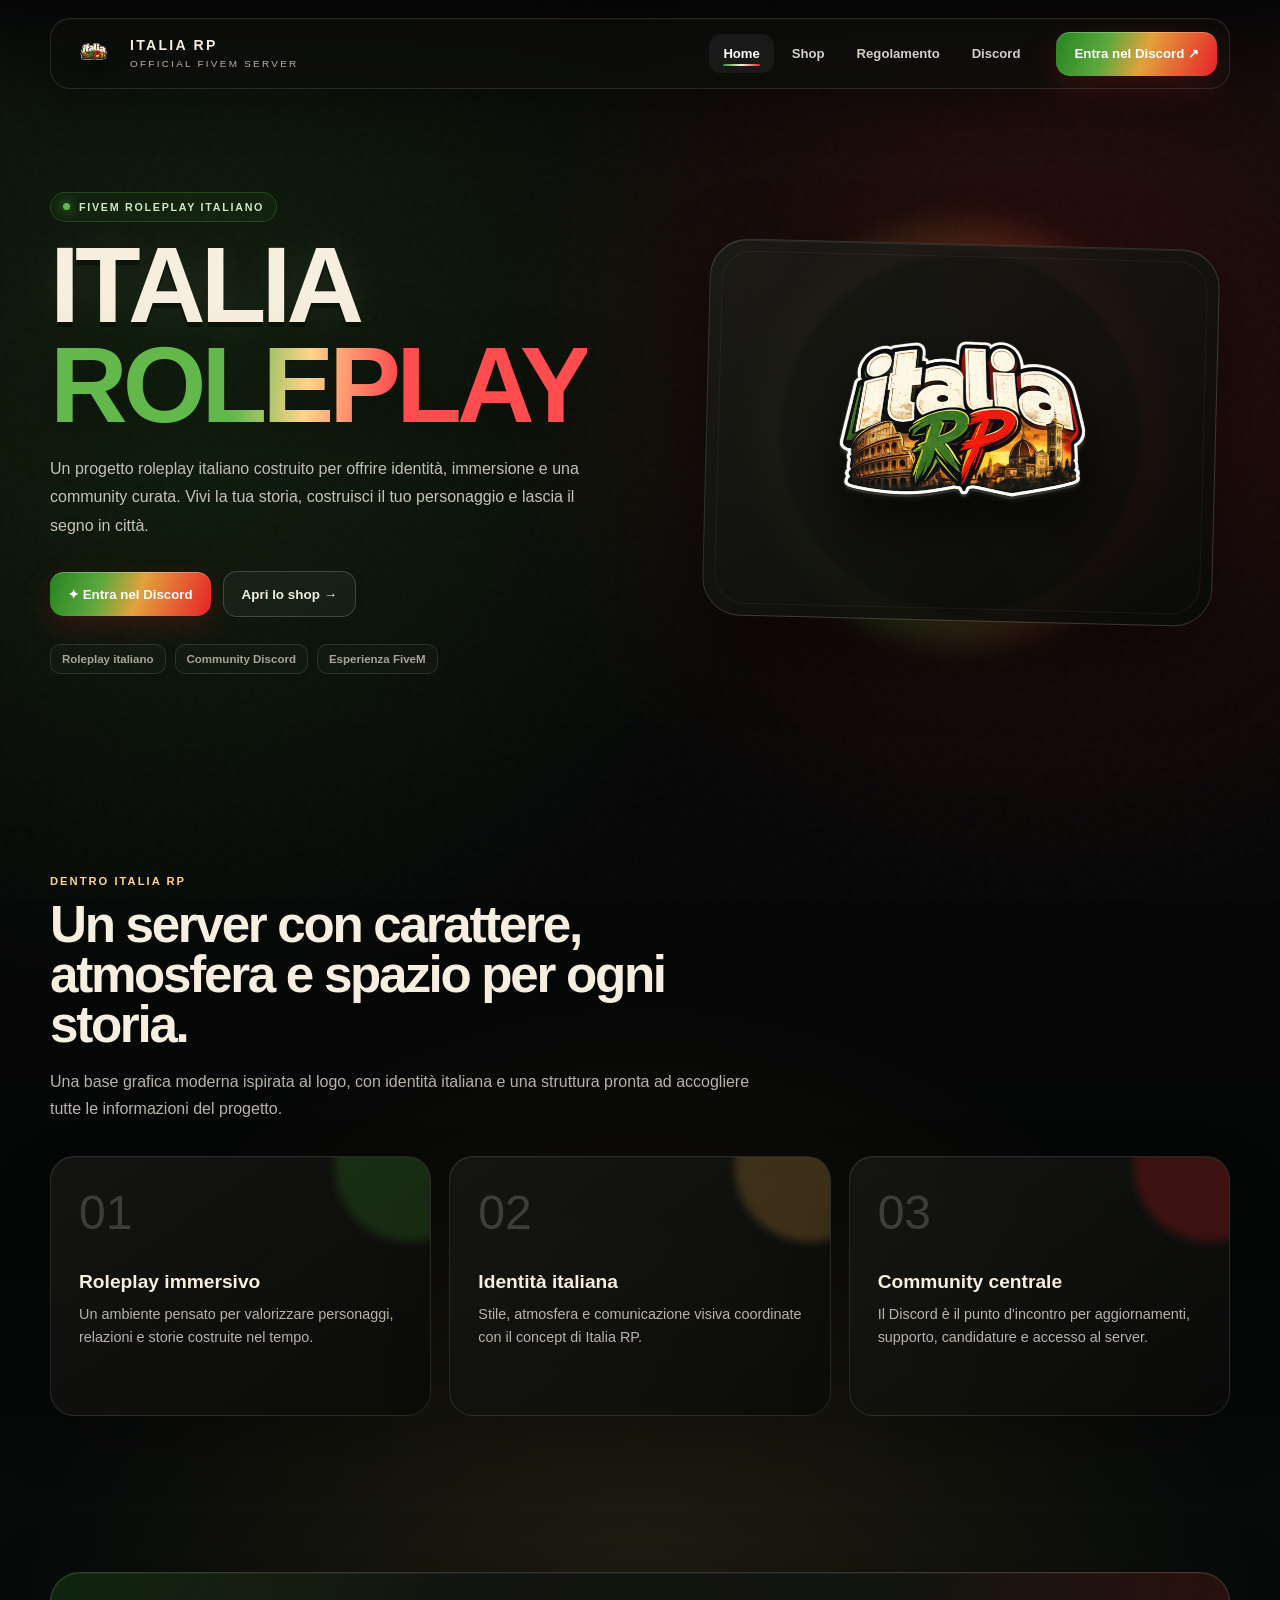
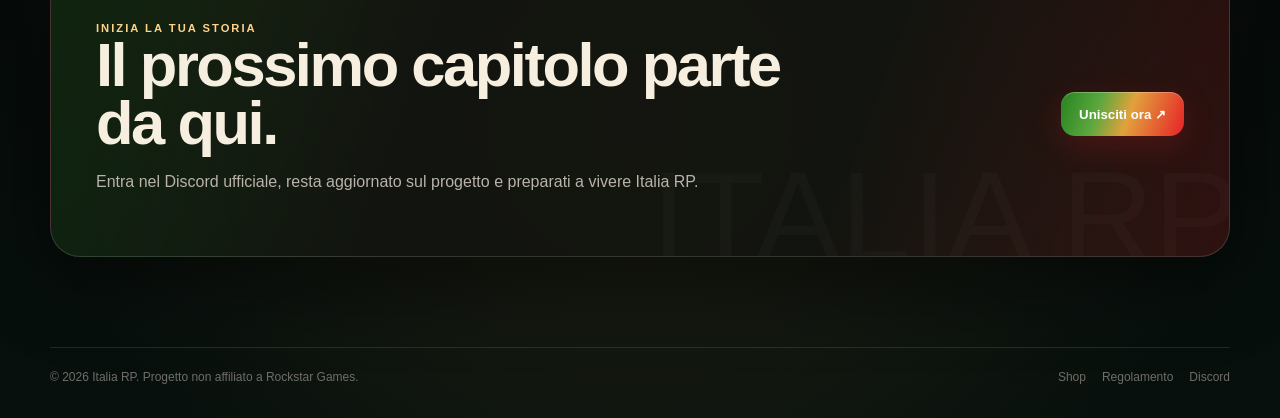
<file: index.html>
<!doctype html>
<html lang="it">
<head>
  <meta charset="utf-8">
  <meta name="viewport" content="width=device-width, initial-scale=1">
  <meta name="theme-color" content="#090a08">
  <meta name="description" content="Italia RP, server roleplay italiano su FiveM.">
  <title>Italia RP — FiveM Roleplay</title>
  <link rel="icon" href="assets/img/favicon.png">
  <link rel="stylesheet" href="assets/css/style.css">
</head>
<body>
  <div class="noise"></div><div class="particles" data-particles></div>
  <header class="site-header">
    <div class="container">
      <nav class="navbar" aria-label="Navigazione principale">
        <a class="brand" href="index.html">
          <img src="assets/img/favicon.png" alt="Logo Italia RP">
          <span class="brand-copy"><strong>ITALIA RP</strong><span>Official FiveM Server</span></span>
        </a>
        <div class="nav-links" data-nav-links>
          <a class="nav-link active" href="index.html">Home</a>
          <a class="nav-link" href="shop.html">Shop</a>
          <a class="nav-link" href="regolamento.html">Regolamento</a>
          <a class="nav-link" href="discord.html">Discord</a>
        </div>
        <a class="nav-cta" data-discord-link href="#">Entra nel Discord ↗</a>
        <button class="menu-button" data-menu-button aria-label="Apri menu" aria-expanded="false">☰</button>
      </nav>
    </div>
  </header>

  <main>
    <section class="hero">
      <div class="container hero-grid">
        <div class="hero-copy reveal visible">
          <div class="eyebrow">FiveM Roleplay italiano</div>
          <h1><span class="italia">Italia</span><span class="roleplay">Roleplay</span></h1>
          <p class="hero-description">Un progetto roleplay italiano costruito per offrire identità, immersione e una community curata. Vivi la tua storia, costruisci il tuo personaggio e lascia il segno in città.</p>
          <div class="hero-actions">
            <a class="button-primary" data-discord-link href="#">✦ Entra nel Discord</a>
            <a class="button-secondary" href="shop.html">Apri lo shop →</a>
          </div>
          <div class="hero-tags">
            <span class="hero-tag">Roleplay italiano</span>
            <span class="hero-tag">Community Discord</span>
            <span class="hero-tag">Esperienza FiveM</span>
          </div>
        </div>
        <div class="logo-stage reveal visible">
          <div class="logo-card"><img src="assets/img/italia-rp-logo-web.png" alt="Italia RP"></div>
        </div>
      </div>
    </section>

    <section class="section">
      <div class="container">
        <div class="section-heading reveal">
          <span class="kicker">Dentro Italia RP</span>
          <h2>Un server con carattere, atmosfera e spazio per ogni storia.</h2>
          <p>Una base grafica moderna ispirata al logo, con identità italiana e una struttura pronta ad accogliere tutte le informazioni del progetto.</p>
        </div>
        <div class="card-grid">
          <article class="info-card reveal" style="--accent:rgba(61,143,45,.23)"><span class="number">01</span><h3>Roleplay immersivo</h3><p>Un ambiente pensato per valorizzare personaggi, relazioni e storie costruite nel tempo.</p></article>
          <article class="info-card reveal" style="--accent:rgba(227,164,68,.22)"><span class="number">02</span><h3>Identità italiana</h3><p>Stile, atmosfera e comunicazione visiva coordinate con il concept di Italia RP.</p></article>
          <article class="info-card reveal" style="--accent:rgba(228,35,39,.22)"><span class="number">03</span><h3>Community centrale</h3><p>Il Discord è il punto d'incontro per aggiornamenti, supporto, candidature e accesso al server.</p></article>
        </div>
      </div>
    </section>

    <section class="section-tight">
      <div class="container">
        <div class="banner reveal">
          <div><span class="kicker">Inizia la tua storia</span><h2>Il prossimo capitolo parte da qui.</h2><p>Entra nel Discord ufficiale, resta aggiornato sul progetto e preparati a vivere Italia RP.</p></div>
          <a class="button-primary" data-discord-link href="#">Unisciti ora ↗</a>
        </div>
      </div>
    </section>
  </main>

  <footer class="footer"><div class="container footer-inner"><span>© <span data-year></span> Italia RP. Progetto non affiliato a Rockstar Games.</span><div class="footer-links"><a href="shop.html">Shop</a><a href="regolamento.html">Regolamento</a><a data-discord-link href="#">Discord</a></div></div></footer>
  <script src="assets/js/config.js"></script><script src="assets/js/main.js"></script>
</body>
</html>
</file>
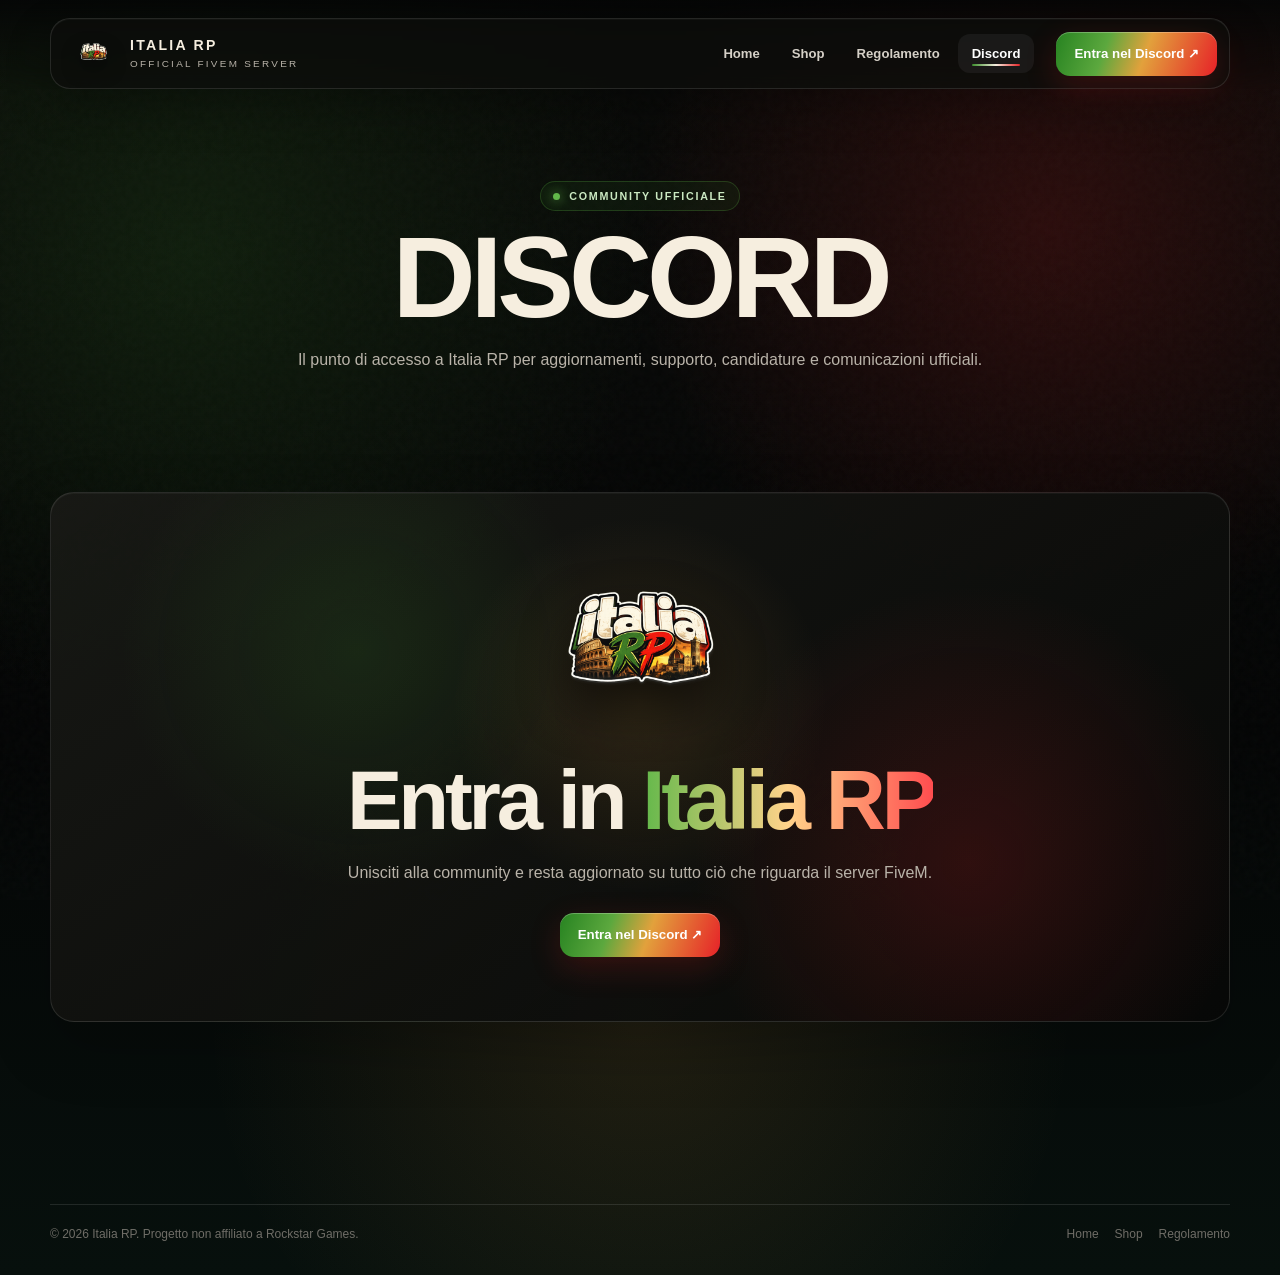
<file: discord.html>
<!doctype html>
<html lang="it">
<head>
  <meta charset="utf-8"><meta name="viewport" content="width=device-width, initial-scale=1"><meta name="theme-color" content="#090a08">
  <meta name="description" content="Entra nel Discord ufficiale di Italia RP."><title>Discord — Italia RP</title>
  <link rel="icon" href="assets/img/favicon.png"><link rel="stylesheet" href="assets/css/style.css">
</head>
<body>
  <div class="noise"></div><div class="particles" data-particles></div>
  <header class="site-header"><div class="container"><nav class="navbar" aria-label="Navigazione principale">
    <a class="brand" href="index.html"><img src="assets/img/favicon.png" alt="Logo Italia RP"><span class="brand-copy"><strong>ITALIA RP</strong><span>Official FiveM Server</span></span></a>
    <div class="nav-links" data-nav-links><a class="nav-link" href="index.html">Home</a><a class="nav-link" href="shop.html">Shop</a><a class="nav-link" href="regolamento.html">Regolamento</a><a class="nav-link active" href="discord.html">Discord</a></div>
    <a class="nav-cta" data-discord-link href="#">Entra nel Discord ↗</a><button class="menu-button" data-menu-button aria-label="Apri menu" aria-expanded="false">☰</button>
  </nav></div></header>

  <main class="discord-wrap">
    <section class="page-hero"><div class="container reveal visible"><div class="eyebrow">Community ufficiale</div><h1>Discord</h1><p>Il punto di accesso a Italia RP per aggiornamenti, supporto, candidature e comunicazioni ufficiali.</p></div></section>
    <section class="section-tight"><div class="container"><article class="discord-panel reveal"><div class="discord-content"><img class="discord-logo" src="assets/img/italia-rp-logo-web.png" alt="Italia RP"><h2>Entra in <span>Italia RP</span></h2><p>Unisciti alla community e resta aggiornato su tutto ciò che riguarda il server FiveM.</p><a class="button-primary" data-discord-link href="#">Entra nel Discord ↗</a></div></article></div></section>
  </main>

  <footer class="footer"><div class="container footer-inner"><span>© <span data-year></span> Italia RP. Progetto non affiliato a Rockstar Games.</span><div class="footer-links"><a href="index.html">Home</a><a href="shop.html">Shop</a><a href="regolamento.html">Regolamento</a></div></div></footer>
  <script src="assets/js/config.js"></script><script src="assets/js/main.js"></script>
</body>
</html>
</file>
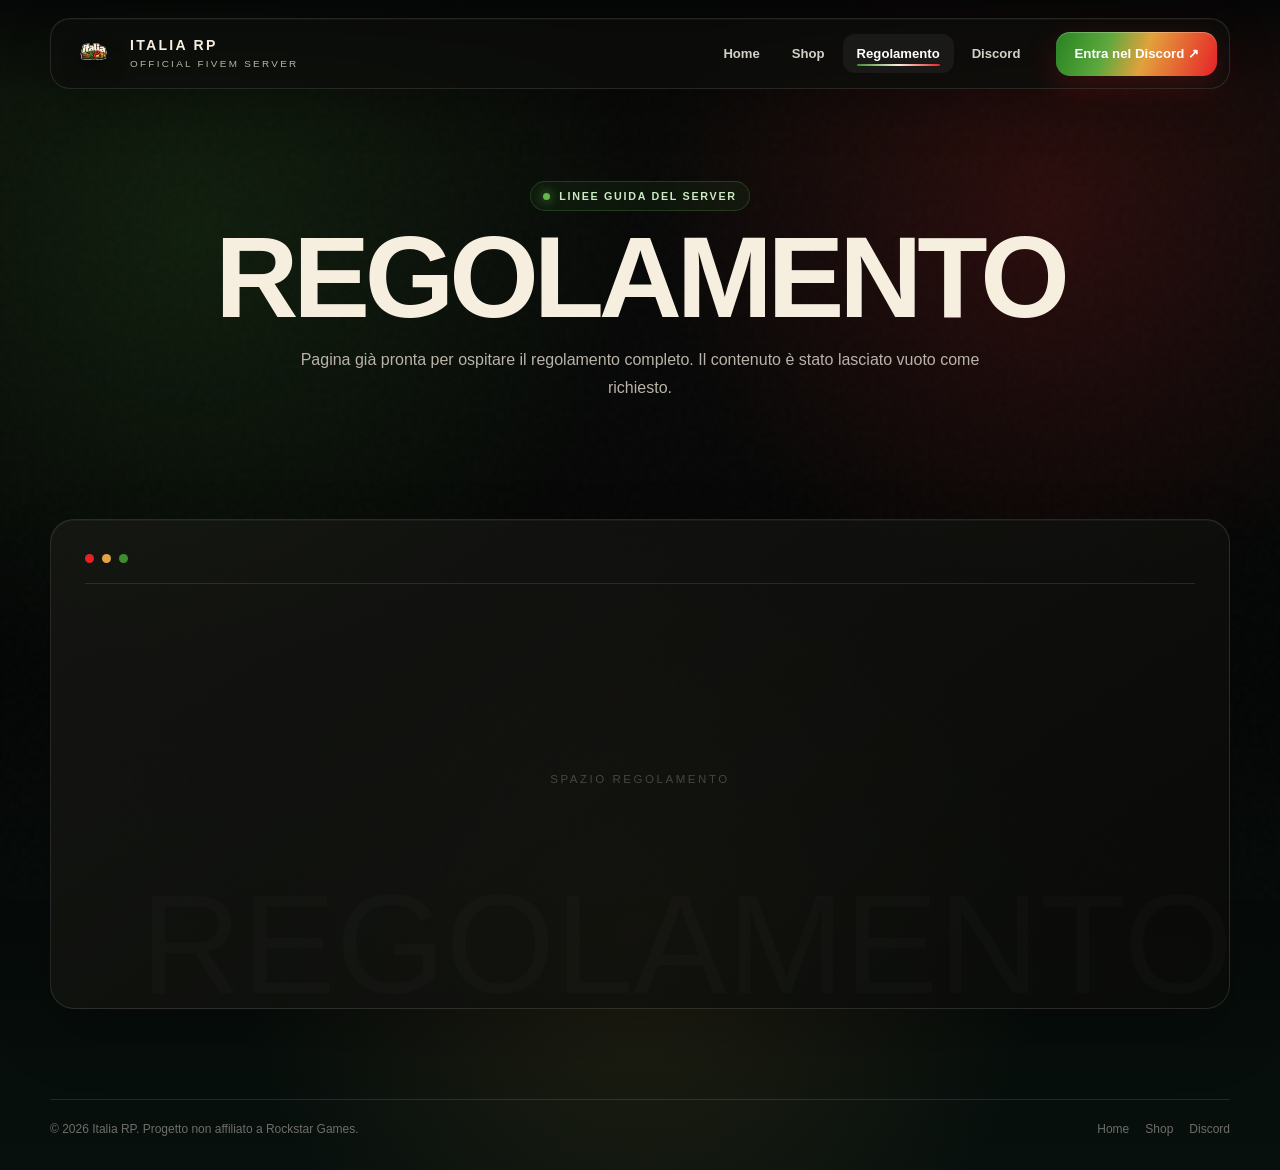
<file: regolamento.html>
<!doctype html>
<html lang="it">
<head>
  <meta charset="utf-8"><meta name="viewport" content="width=device-width, initial-scale=1"><meta name="theme-color" content="#090a08">
  <meta name="description" content="Regolamento Italia RP."><title>Regolamento — Italia RP</title>
  <link rel="icon" href="assets/img/favicon.png"><link rel="stylesheet" href="assets/css/style.css">
</head>
<body>
  <div class="noise"></div><div class="particles" data-particles></div>
  <header class="site-header"><div class="container"><nav class="navbar" aria-label="Navigazione principale">
    <a class="brand" href="index.html"><img src="assets/img/favicon.png" alt="Logo Italia RP"><span class="brand-copy"><strong>ITALIA RP</strong><span>Official FiveM Server</span></span></a>
    <div class="nav-links" data-nav-links><a class="nav-link" href="index.html">Home</a><a class="nav-link" href="shop.html">Shop</a><a class="nav-link active" href="regolamento.html">Regolamento</a><a class="nav-link" href="discord.html">Discord</a></div>
    <a class="nav-cta" data-discord-link href="#">Entra nel Discord ↗</a><button class="menu-button" data-menu-button aria-label="Apri menu" aria-expanded="false">☰</button>
  </nav></div></header>

  <main>
    <section class="page-hero"><div class="container reveal visible"><div class="eyebrow">Linee guida del server</div><h1>Regolamento</h1><p>Pagina già pronta per ospitare il regolamento completo. Il contenuto è stato lasciato vuoto come richiesto.</p></div></section>
    <section class="section-tight"><div class="container"><article class="empty-rule-panel reveal"><div class="rule-toolbar"><span></span><span></span><span></span></div><div class="rule-empty-state">Spazio regolamento</div></article></div></section>
  </main>

  <footer class="footer"><div class="container footer-inner"><span>© <span data-year></span> Italia RP. Progetto non affiliato a Rockstar Games.</span><div class="footer-links"><a href="index.html">Home</a><a href="shop.html">Shop</a><a data-discord-link href="#">Discord</a></div></div></footer>
  <script src="assets/js/config.js"></script><script src="assets/js/main.js"></script>
</body>
</html>
</file>
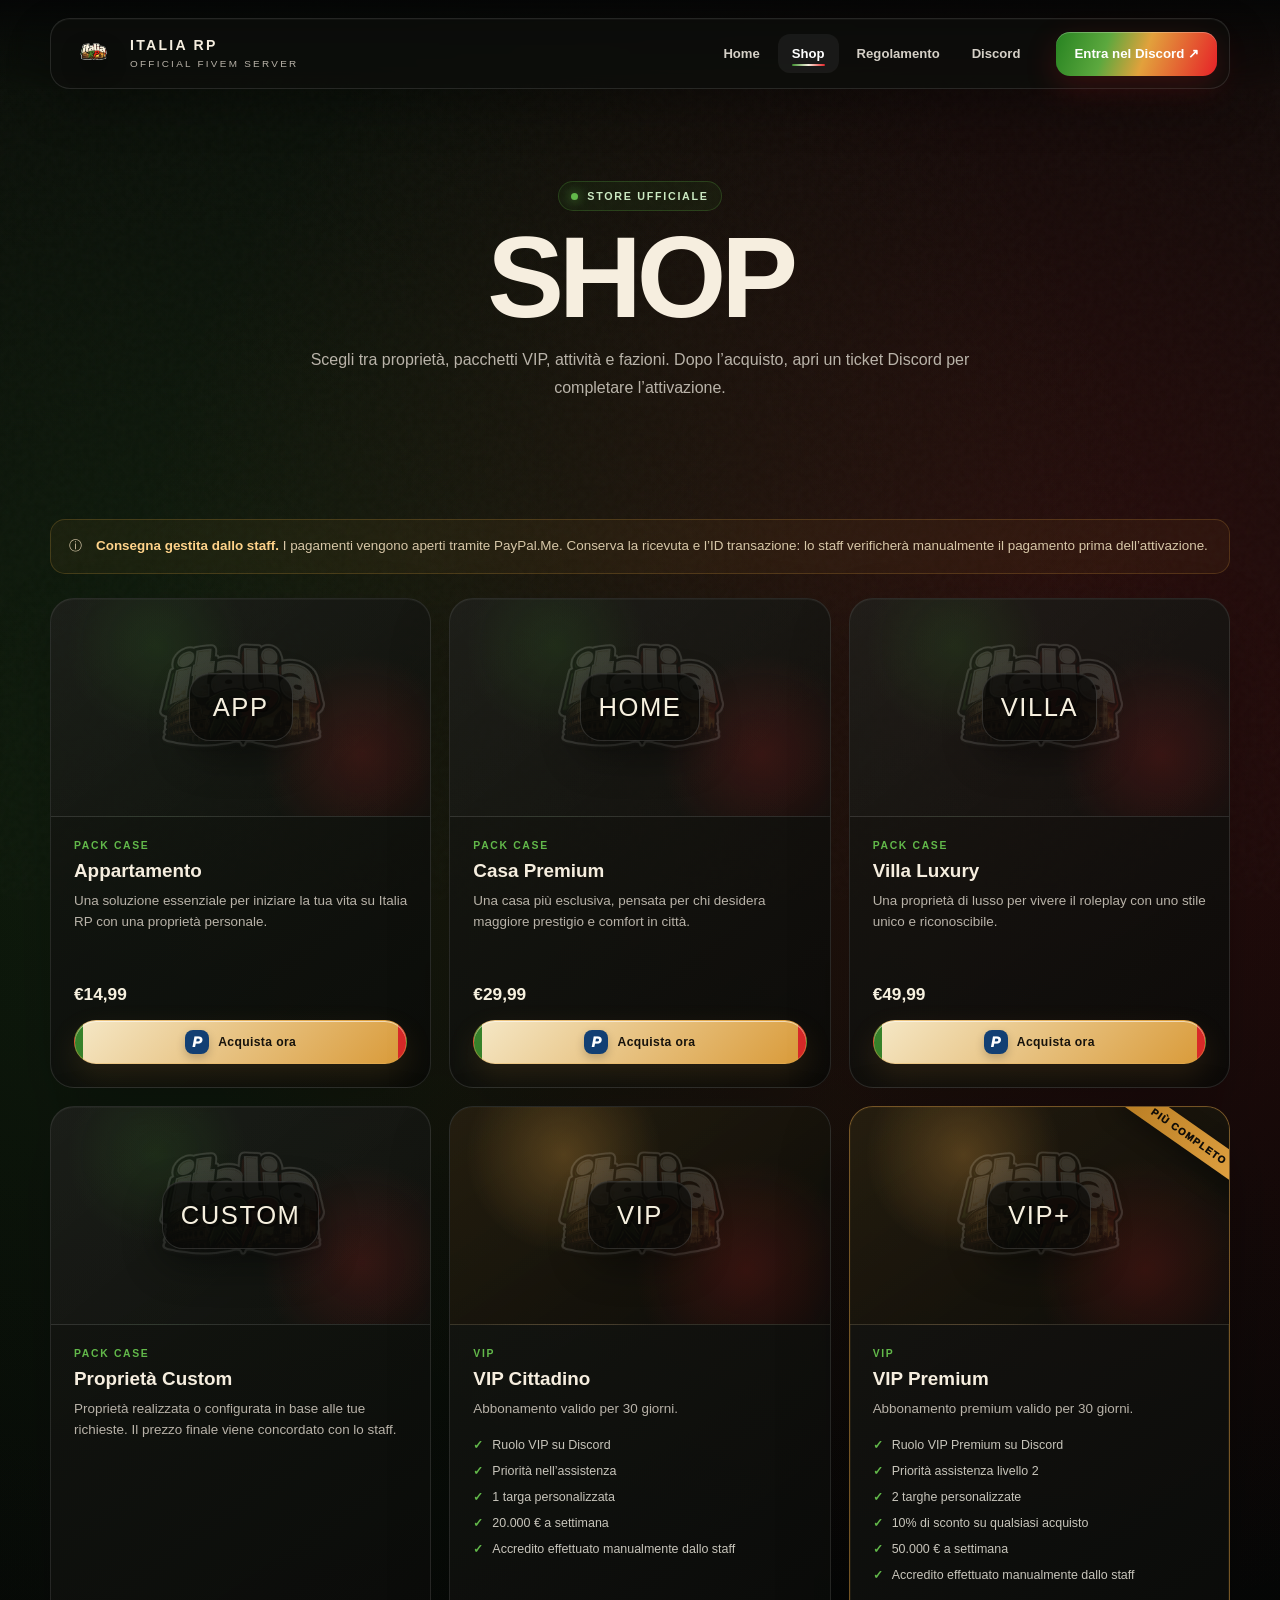
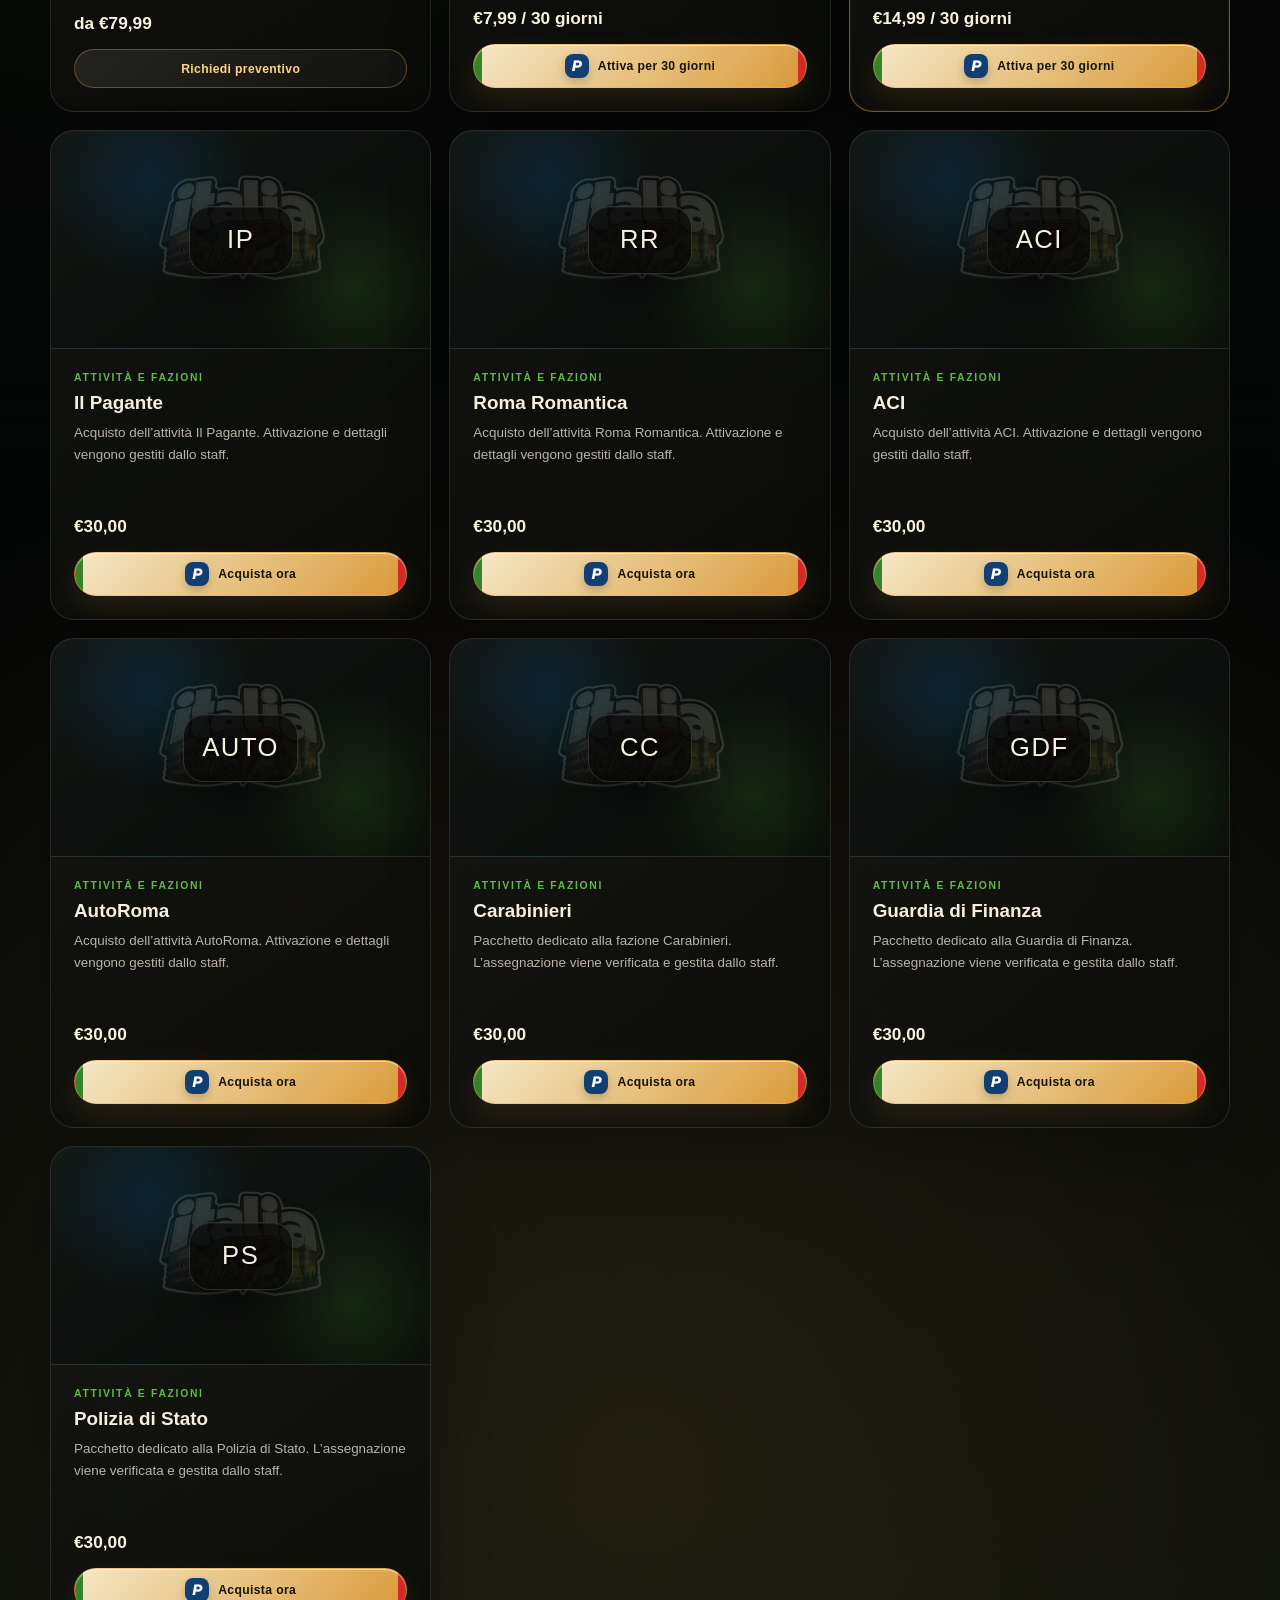
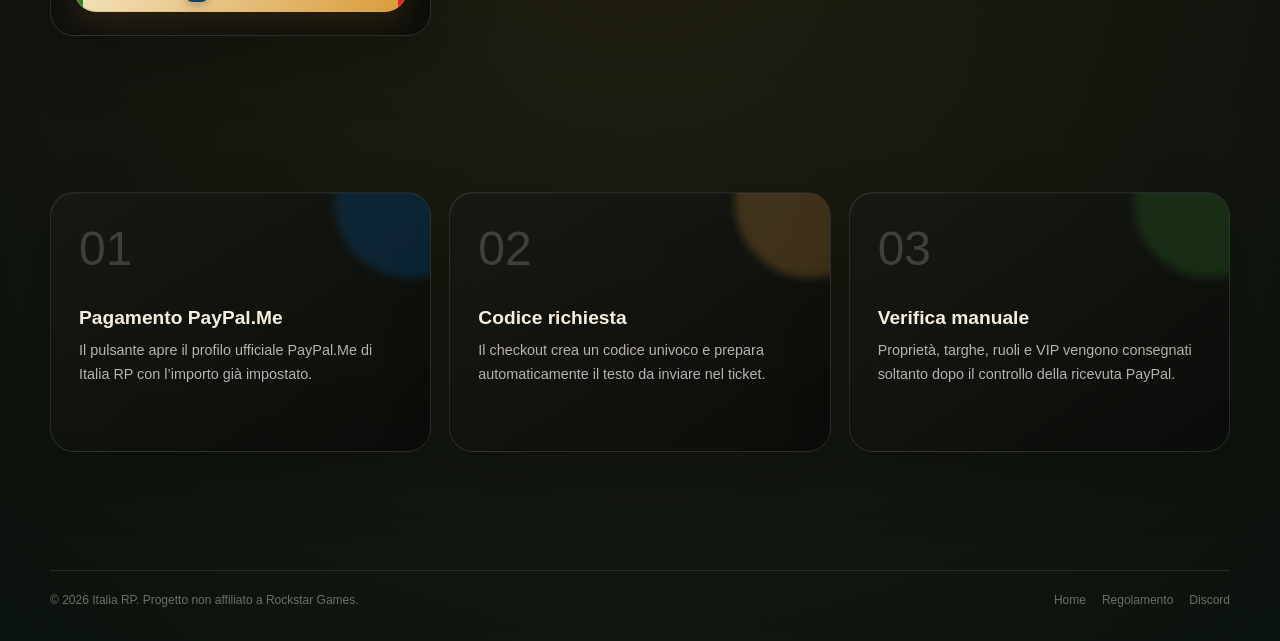
<file: shop.html>
<!doctype html>
<html lang="it">
<head>
  <meta charset="utf-8"><meta name="viewport" content="width=device-width, initial-scale=1"><meta name="theme-color" content="#090a08">
  <meta name="description" content="Shop ufficiale Italia RP."><title>Shop — Italia RP</title>
  <link rel="icon" href="assets/img/favicon.png"><link rel="stylesheet" href="assets/css/style.css">
</head>
<body>
  <div class="noise"></div><div class="particles" data-particles></div>
  <header class="site-header"><div class="container"><nav class="navbar" aria-label="Navigazione principale">
    <a class="brand" href="index.html"><img src="assets/img/favicon.png" alt="Logo Italia RP"><span class="brand-copy"><strong>ITALIA RP</strong><span>Official FiveM Server</span></span></a>
    <div class="nav-links" data-nav-links><a class="nav-link" href="index.html">Home</a><a class="nav-link active" href="shop.html">Shop</a><a class="nav-link" href="regolamento.html">Regolamento</a><a class="nav-link" href="discord.html">Discord</a></div>
    <a class="nav-cta" data-discord-link href="#">Entra nel Discord ↗</a><button class="menu-button" data-menu-button aria-label="Apri menu" aria-expanded="false">☰</button>
  </nav></div></header>

  <main>
    <section class="page-hero"><div class="container reveal visible"><div class="eyebrow">Store ufficiale</div><h1>Shop</h1><p>Scegli tra proprietà, pacchetti VIP, attività e fazioni. Dopo l’acquisto, apri un ticket Discord per completare l’attivazione.</p></div></section>
    <section class="section-tight"><div class="container">
      <div class="notice reveal"><span>ⓘ</span><div><strong>Consegna gestita dallo staff.</strong> I pagamenti vengono aperti tramite PayPal.Me. Conserva la ricevuta e l’ID transazione: lo staff verificherà manualmente il pagamento prima dell’attivazione.</div></div>
      <div class="shop-grid" data-shop-grid></div>
    </div></section>
    <section class="section"><div class="container"><div class="card-grid">
      <article class="info-card reveal" style="--accent:rgba(0,112,186,.22)"><span class="number">01</span><h3>Pagamento PayPal.Me</h3><p>Il pulsante apre il profilo ufficiale PayPal.Me di Italia RP con l’importo già impostato.</p></article>
      <article class="info-card reveal" style="--accent:rgba(227,164,68,.22)"><span class="number">02</span><h3>Codice richiesta</h3><p>Il checkout crea un codice univoco e prepara automaticamente il testo da inviare nel ticket.</p></article>
      <article class="info-card reveal" style="--accent:rgba(61,143,45,.22)"><span class="number">03</span><h3>Verifica manuale</h3><p>Proprietà, targhe, ruoli e VIP vengono consegnati soltanto dopo il controllo della ricevuta PayPal.</p></article>
    </div></div></section>
  </main>

  <footer class="footer"><div class="container footer-inner"><span>© <span data-year></span> Italia RP. Progetto non affiliato a Rockstar Games.</span><div class="footer-links"><a href="index.html">Home</a><a href="regolamento.html">Regolamento</a><a data-discord-link href="#">Discord</a></div></div></footer>
  <script src="assets/js/config.js"></script><script src="assets/js/shop-data.js"></script><script src="assets/js/shop.js"></script><script src="assets/js/main.js"></script>
</body>
</html>
</file>
<file: assets/css/style.css>
:root {
  --bg: #050606;
  --bg-soft: #0c0d0b;
  --panel: rgba(19, 20, 17, 0.78);
  --panel-strong: rgba(12, 13, 11, 0.94);
  --cream: #f6eedf;
  --muted: #b9b3a9;
  --green: #3d8f2d;
  --green-light: #62b84a;
  --red: #e42327;
  --red-light: #ff4d4f;
  --gold: #e3a444;
  --gold-light: #ffd38a;
  --line: rgba(255, 255, 255, 0.11);
  --line-strong: rgba(255, 255, 255, 0.18);
  --shadow: 0 28px 80px rgba(0, 0, 0, 0.45);
  --radius: 24px;
  --max: 1180px;
}

* { box-sizing: border-box; }
html { scroll-behavior: smooth; }
body {
  margin: 0;
  min-height: 100vh;
  color: var(--cream);
  background:
    radial-gradient(circle at 15% 20%, rgba(61, 143, 45, 0.16), transparent 31%),
    radial-gradient(circle at 82% 18%, rgba(228, 35, 39, 0.16), transparent 28%),
    radial-gradient(circle at 50% 80%, rgba(227, 164, 68, 0.12), transparent 36%),
    linear-gradient(180deg, #090a08 0%, #050606 58%, #07100d 100%);
  font-family: Inter, ui-sans-serif, -apple-system, BlinkMacSystemFont, "Segoe UI", sans-serif;
  overflow-x: hidden;
}

body::before {
  content: "";
  position: fixed;
  inset: 0;
  pointer-events: none;
  z-index: -3;
  opacity: 0.16;
  background-image:
    linear-gradient(rgba(255,255,255,.022) 1px, transparent 1px),
    linear-gradient(90deg, rgba(255,255,255,.018) 1px, transparent 1px);
  background-size: 62px 62px;
  mask-image: linear-gradient(to bottom, #000, transparent 92%);
}

a { color: inherit; text-decoration: none; }
button, a { -webkit-tap-highlight-color: transparent; }
img { max-width: 100%; display: block; }

.noise {
  position: fixed;
  inset: 0;
  z-index: -1;
  pointer-events: none;
  opacity: 0.18;
  background-image: url("data:image/svg+xml,%3Csvg viewBox='0 0 180 180' xmlns='http://www.w3.org/2000/svg'%3E%3Cfilter id='n'%3E%3CfeTurbulence type='fractalNoise' baseFrequency='.82' numOctaves='3' stitchTiles='stitch'/%3E%3C/filter%3E%3Crect width='100%25' height='100%25' filter='url(%23n)' opacity='.13'/%3E%3C/svg%3E");
}

.particles {
  position: fixed;
  inset: 0;
  overflow: hidden;
  pointer-events: none;
  z-index: -2;
}

.particle {
  position: absolute;
  width: var(--size);
  height: var(--size);
  left: var(--left);
  top: 110%;
  border-radius: 50%;
  opacity: 0;
  filter: blur(.2px);
  background: var(--color);
  box-shadow: 0 0 18px var(--color);
  animation: floatParticle var(--duration) linear var(--delay) infinite;
}

@keyframes floatParticle {
  0% { transform: translate3d(0, 0, 0) scale(.55); opacity: 0; }
  10% { opacity: .42; }
  74% { opacity: .26; }
  100% { transform: translate3d(var(--drift), -125vh, 0) scale(1.1); opacity: 0; }
}

.container {
  width: min(calc(100% - 36px), var(--max));
  margin: 0 auto;
}

.site-header {
  position: sticky;
  top: 0;
  z-index: 50;
  padding: 18px 0 0;
  background: linear-gradient(to bottom, rgba(5,6,6,.9), rgba(5,6,6,.35), transparent);
  backdrop-filter: blur(12px);
}

.navbar {
  display: flex;
  align-items: center;
  gap: 22px;
  min-height: 68px;
  padding: 10px 12px 10px 18px;
  border: 1px solid var(--line);
  border-radius: 20px;
  background: rgba(13, 14, 12, 0.82);
  box-shadow: 0 18px 44px rgba(0,0,0,.28), inset 0 1px rgba(255,255,255,.03);
}

.brand {
  display: flex;
  align-items: center;
  gap: 12px;
  min-width: max-content;
}

.brand img {
  width: 49px;
  height: 49px;
  object-fit: contain;
  filter: drop-shadow(0 8px 10px rgba(0,0,0,.42));
}

.brand-copy strong {
  display: block;
  font-size: .88rem;
  letter-spacing: .16em;
  line-height: 1.1;
}

.brand-copy span {
  display: block;
  margin-top: 4px;
  color: var(--muted);
  font-size: .62rem;
  letter-spacing: .23em;
  text-transform: uppercase;
}

.nav-links {
  display: flex;
  align-items: center;
  justify-content: flex-end;
  gap: 4px;
  margin-left: auto;
}

.nav-link {
  position: relative;
  padding: 12px 14px;
  color: #d5d0c7;
  font-size: .82rem;
  font-weight: 700;
  border-radius: 12px;
  transition: .22s ease;
}

.nav-link:hover, .nav-link.active {
  color: white;
  background: rgba(255,255,255,.055);
}

.nav-link.active::after {
  content: "";
  position: absolute;
  left: 14px;
  right: 14px;
  bottom: 7px;
  height: 2px;
  border-radius: 999px;
  background: linear-gradient(90deg, var(--green), var(--cream), var(--red));
}

.nav-cta, .button-primary {
  display: inline-flex;
  align-items: center;
  justify-content: center;
  gap: 9px;
  min-height: 44px;
  padding: 0 18px;
  border: 0;
  border-radius: 14px;
  color: #fff;
  font-weight: 800;
  font-size: .83rem;
  background: linear-gradient(110deg, #278321 0%, #5ca83e 31%, #e2a13c 55%, #e62128 100%);
  box-shadow: 0 10px 32px rgba(228,35,39,.2), inset 0 1px rgba(255,255,255,.25);
  cursor: pointer;
  transition: transform .22s ease, filter .22s ease, box-shadow .22s ease;
}

.nav-cta:hover, .button-primary:hover {
  transform: translateY(-2px);
  filter: saturate(1.12) brightness(1.06);
  box-shadow: 0 15px 38px rgba(228,35,39,.25), 0 8px 24px rgba(61,143,45,.16);
}

.menu-button {
  display: none;
  margin-left: auto;
  width: 44px;
  height: 44px;
  border: 1px solid var(--line);
  border-radius: 13px;
  color: white;
  background: rgba(255,255,255,.05);
  cursor: pointer;
}

.hero {
  min-height: 690px;
  display: grid;
  align-items: center;
  padding: 74px 0 76px;
}

.hero-grid {
  display: grid;
  grid-template-columns: 1.03fr .97fr;
  align-items: center;
  gap: 70px;
}

.eyebrow {
  display: inline-flex;
  align-items: center;
  gap: 9px;
  width: max-content;
  margin-bottom: 19px;
  padding: 8px 12px;
  border-radius: 999px;
  border: 1px solid rgba(98,184,74,.24);
  color: #cbe9c2;
  background: rgba(61,143,45,.09);
  text-transform: uppercase;
  letter-spacing: .16em;
  font-size: .67rem;
  font-weight: 800;
}

.eyebrow::before {
  content: "";
  width: 7px;
  height: 7px;
  border-radius: 50%;
  background: var(--green-light);
  box-shadow: 0 0 12px var(--green-light);
}

.hero h1, .page-hero h1 {
  margin: 0;
  text-transform: uppercase;
  letter-spacing: -.045em;
  font-family: Impact, Haettenschweiler, "Arial Narrow Bold", sans-serif;
  font-size: clamp(4rem, 8.4vw, 7.8rem);
  line-height: .82;
}

.hero h1 .italia {
  display: block;
  color: var(--cream);
  text-shadow: 0 5px 0 rgba(0,0,0,.35), 0 0 42px rgba(246,238,223,.09);
}

.hero h1 .roleplay {
  display: block;
  width: max-content;
  margin-top: 12px;
  color: transparent;
  background: linear-gradient(96deg, var(--green-light) 0 35%, var(--gold-light) 48%, var(--red-light) 64% 100%);
  -webkit-background-clip: text;
  background-clip: text;
  filter: drop-shadow(0 14px 28px rgba(0,0,0,.38));
}

.hero-description {
  max-width: 620px;
  margin: 26px 0 0;
  color: #c8c2b7;
  line-height: 1.78;
  font-size: 1rem;
}

.hero-actions {
  display: flex;
  align-items: center;
  flex-wrap: wrap;
  gap: 12px;
  margin-top: 31px;
}

.button-secondary {
  display: inline-flex;
  align-items: center;
  justify-content: center;
  gap: 9px;
  min-height: 46px;
  padding: 0 18px;
  border: 1px solid var(--line-strong);
  border-radius: 14px;
  color: #f4eee4;
  font-weight: 800;
  font-size: .84rem;
  background: rgba(255,255,255,.045);
  backdrop-filter: blur(10px);
  transition: .22s ease;
}

.button-secondary:hover {
  transform: translateY(-2px);
  border-color: rgba(255,255,255,.27);
  background: rgba(255,255,255,.075);
}

.hero-tags {
  display: flex;
  flex-wrap: wrap;
  gap: 9px;
  margin-top: 27px;
}

.hero-tag {
  padding: 8px 11px;
  border: 1px solid var(--line);
  border-radius: 10px;
  color: #a9a398;
  background: rgba(255,255,255,.025);
  font-size: .72rem;
  font-weight: 700;
}

.logo-stage {
  position: relative;
  min-height: 510px;
  display: grid;
  place-items: center;
}

.logo-stage::before, .logo-stage::after {
  content: "";
  position: absolute;
  border-radius: 50%;
  filter: blur(14px);
}

.logo-stage::before {
  width: 420px;
  height: 420px;
  background: conic-gradient(from 220deg, rgba(61,143,45,.4), rgba(227,164,68,.16), rgba(228,35,39,.38), rgba(61,143,45,.4));
  animation: rotateAura 17s linear infinite;
}
.logo-stage::after {
  width: 360px;
  height: 360px;
  background: rgba(0,0,0,.68);
  filter: blur(2px);
}

@keyframes rotateAura { to { transform: rotate(1turn); } }

.logo-card {
  position: relative;
  z-index: 2;
  width: min(100%, 510px);
  padding: 38px 25px 30px;
  border: 1px solid rgba(255,255,255,.15);
  border-radius: 38px;
  background: linear-gradient(145deg, rgba(29,30,25,.82), rgba(9,10,8,.91));
  box-shadow: var(--shadow), inset 0 1px rgba(255,255,255,.08);
  transform: rotate(1.4deg);
}

.logo-card::before {
  content: "";
  position: absolute;
  inset: 11px;
  border: 1px solid rgba(255,255,255,.05);
  border-radius: 30px;
  pointer-events: none;
}

.logo-card img {
  width: 100%;
  filter: drop-shadow(0 28px 24px rgba(0,0,0,.55));
  transform: rotate(-1.4deg);
}

.scroll-cue {
  display: flex;
  flex-direction: column;
  align-items: center;
  gap: 7px;
  margin-top: 30px;
  color: #6e6c66;
  font-size: .62rem;
  letter-spacing: .18em;
  text-transform: uppercase;
}

.scroll-cue::before {
  content: "";
  width: 20px;
  height: 32px;
  border: 1px solid rgba(255,255,255,.2);
  border-radius: 14px;
}

.section { padding: 92px 0; }
.section-tight { padding: 64px 0; }

.section-heading {
  max-width: 720px;
  margin-bottom: 34px;
}

.section-heading.center { margin-left: auto; margin-right: auto; text-align: center; }

.kicker {
  color: var(--gold-light);
  text-transform: uppercase;
  letter-spacing: .18em;
  font-size: .7rem;
  font-weight: 900;
}

.section-heading h2 {
  margin: 11px 0 0;
  font-size: clamp(2.2rem, 4vw, 4.3rem);
  line-height: .98;
  letter-spacing: -.045em;
}

.section-heading p {
  margin: 17px 0 0;
  color: var(--muted);
  line-height: 1.7;
}

.card-grid {
  display: grid;
  grid-template-columns: repeat(3, 1fr);
  gap: 18px;
}

.info-card, .shop-card, .empty-rule-panel, .discord-panel {
  position: relative;
  overflow: hidden;
  border: 1px solid var(--line);
  border-radius: var(--radius);
  background: linear-gradient(145deg, rgba(24,25,21,.78), rgba(10,11,9,.84));
  box-shadow: 0 24px 62px rgba(0,0,0,.22), inset 0 1px rgba(255,255,255,.04);
}

.info-card {
  min-height: 260px;
  padding: 28px;
}

.info-card::before {
  content: "";
  position: absolute;
  width: 150px;
  height: 150px;
  top: -65px;
  right: -55px;
  border-radius: 50%;
  background: var(--accent, rgba(61,143,45,.22));
  filter: blur(4px);
}

.info-card .number {
  color: rgba(255,255,255,.18);
  font-family: Impact, sans-serif;
  font-size: 3rem;
}

.info-card h3 { margin: 31px 0 10px; font-size: 1.2rem; }
.info-card p { margin: 0; color: var(--muted); line-height: 1.62; font-size: .9rem; }

.banner {
  position: relative;
  overflow: hidden;
  display: grid;
  grid-template-columns: 1fr auto;
  align-items: center;
  gap: 40px;
  min-height: 265px;
  padding: 45px;
  border-radius: 30px;
  border: 1px solid rgba(255,255,255,.14);
  background:
    linear-gradient(110deg, rgba(45,124,34,.22), rgba(18,20,16,.94) 32%, rgba(18,20,16,.94) 67%, rgba(228,35,39,.18)),
    radial-gradient(circle at 50% 50%, rgba(227,164,68,.15), transparent 38%);
  box-shadow: var(--shadow), inset 0 1px rgba(255,255,255,.05);
}

.banner::after {
  content: "ITALIA RP";
  position: absolute;
  right: -10px;
  bottom: -34px;
  color: rgba(255,255,255,.025);
  font-family: Impact, sans-serif;
  font-size: 8rem;
  white-space: nowrap;
}

.banner h2 { margin: 0; max-width: 760px; font-size: clamp(2.2rem, 4.8vw, 4.7rem); line-height: .95; letter-spacing: -.04em; }
.banner p { max-width: 690px; color: var(--muted); line-height: 1.65; }

.page-hero {
  padding: 92px 0 54px;
  text-align: center;
}

.page-hero .eyebrow { margin-left: auto; margin-right: auto; }
.page-hero h1 { font-size: clamp(3.8rem, 9vw, 7.2rem); }
.page-hero p { max-width: 710px; margin: 22px auto 0; color: var(--muted); line-height: 1.7; }

.shop-grid {
  display: grid;
  grid-template-columns: repeat(3, 1fr);
  gap: 18px;
}

.shop-card {
  min-height: 430px;
  display: flex;
  flex-direction: column;
}

.shop-card-media {
  min-height: 218px;
  display: grid;
  place-items: center;
  border-bottom: 1px solid var(--line);
  background:
    radial-gradient(circle at 28% 22%, rgba(61,143,45,.15), transparent 28%),
    radial-gradient(circle at 82% 72%, rgba(228,35,39,.16), transparent 29%),
    linear-gradient(140deg, rgba(255,255,255,.025), transparent);
}

.shop-card-media img { width: 73%; max-height: 185px; object-fit: contain; filter: drop-shadow(0 18px 18px rgba(0,0,0,.4)); }
.shop-card-body { flex: 1; display: flex; flex-direction: column; padding: 23px; }
.shop-card-category { color: var(--green-light); font-size: .65rem; font-weight: 900; text-transform: uppercase; letter-spacing: .16em; }
.shop-card h3 { margin: 9px 0 8px; font-size: 1.18rem; }
.shop-card p { margin: 0; color: var(--muted); line-height: 1.58; font-size: .84rem; }
.shop-card-footer { display: flex; align-items: center; gap: 12px; margin-top: auto; padding-top: 24px; }
.shop-price { margin-right: auto; font-weight: 900; font-size: 1.1rem; }
.paypal-slot { min-width: 138px; }

.shop-placeholder .shop-card-media::before {
  content: "+";
  display: grid;
  place-items: center;
  width: 58px;
  height: 58px;
  border: 1px dashed rgba(255,255,255,.2);
  border-radius: 17px;
  color: rgba(255,255,255,.28);
  font-size: 1.5rem;
}
.shop-placeholder .shop-card-body { opacity: .34; }
.placeholder-line { height: 10px; border-radius: 999px; background: rgba(255,255,255,.15); margin-bottom: 11px; }
.placeholder-line.short { width: 47%; }
.placeholder-line.medium { width: 73%; }
.placeholder-price { width: 76px; height: 30px; border-radius: 9px; background: rgba(255,255,255,.11); }
.placeholder-button { width: 105px; height: 37px; border-radius: 12px; background: rgba(255,255,255,.12); }

.notice {
  display: flex;
  align-items: flex-start;
  gap: 14px;
  margin-bottom: 24px;
  padding: 16px 18px;
  border: 1px solid rgba(227,164,68,.21);
  border-radius: 15px;
  color: #d7c7a8;
  background: rgba(227,164,68,.055);
  font-size: .84rem;
  line-height: 1.55;
}
.notice strong { color: var(--gold-light); }

.empty-rule-panel {
  min-height: 490px;
  padding: 34px;
}

.empty-rule-panel::before {
  content: "REGOLAMENTO";
  position: absolute;
  right: -4px;
  bottom: -18px;
  color: rgba(255,255,255,.018);
  font-family: Impact, sans-serif;
  font-size: clamp(5rem, 11vw, 10rem);
}

.rule-toolbar {
  display: flex;
  align-items: center;
  gap: 8px;
  padding-bottom: 20px;
  border-bottom: 1px solid var(--line);
}

.rule-toolbar span {
  width: 9px;
  height: 9px;
  border-radius: 50%;
  background: rgba(255,255,255,.14);
}
.rule-toolbar span:nth-child(1) { background: var(--red); }
.rule-toolbar span:nth-child(2) { background: var(--gold); }
.rule-toolbar span:nth-child(3) { background: var(--green); }

.rule-empty-state {
  min-height: 390px;
  display: grid;
  place-items: center;
  color: rgba(255,255,255,.22);
  text-transform: uppercase;
  letter-spacing: .22em;
  font-size: .72rem;
  text-align: center;
}

.discord-wrap { padding-bottom: 92px; }
.discord-panel {
  min-height: 530px;
  display: grid;
  place-items: center;
  padding: 50px 22px;
  text-align: center;
  background:
    radial-gradient(circle at 50% 40%, rgba(227,164,68,.14), transparent 28%),
    radial-gradient(circle at 26% 30%, rgba(61,143,45,.16), transparent 25%),
    radial-gradient(circle at 78% 70%, rgba(228,35,39,.17), transparent 28%),
    linear-gradient(145deg, rgba(25,26,22,.9), rgba(7,8,7,.95));
}

.discord-content { position: relative; z-index: 2; max-width: 760px; }
.discord-logo { width: min(270px, 55vw); margin: 0 auto 24px; filter: drop-shadow(0 22px 24px rgba(0,0,0,.52)); }
.discord-panel h2 { margin: 0; font-size: clamp(2.5rem, 6.5vw, 5.8rem); line-height: .93; letter-spacing: -.05em; }
.discord-panel h2 span { color: transparent; background: linear-gradient(90deg, var(--green-light), var(--gold-light), var(--red-light)); -webkit-background-clip: text; background-clip: text; }
.discord-panel p { max-width: 630px; margin: 20px auto 26px; color: var(--muted); line-height: 1.7; }

.footer {
  padding: 26px 0 34px;
  color: #6f6d67;
  font-size: .75rem;
}
.footer-inner { display: flex; align-items: center; justify-content: space-between; gap: 20px; padding-top: 22px; border-top: 1px solid var(--line); }
.footer-links { display: flex; gap: 16px; }
.footer a:hover { color: #c7c0b5; }

.reveal { opacity: 0; transform: translateY(24px); transition: opacity .75s ease, transform .75s ease; }
.reveal.visible { opacity: 1; transform: translateY(0); }

@media (max-width: 960px) {
  .hero-grid { grid-template-columns: 1fr; gap: 36px; }
  .hero { padding-top: 62px; }
  .hero-copy { text-align: center; }
  .eyebrow, .hero h1 .roleplay { margin-left: auto; margin-right: auto; }
  .hero-description { margin-left: auto; margin-right: auto; }
  .hero-actions, .hero-tags { justify-content: center; }
  .logo-stage { min-height: 420px; }
  .logo-stage::before { width: 350px; height: 350px; }
  .logo-stage::after { width: 305px; height: 305px; }
  .logo-card { max-width: 440px; }
  .card-grid, .shop-grid { grid-template-columns: repeat(2, 1fr); }
  .banner { grid-template-columns: 1fr; }
  .banner .button-primary { width: max-content; }
}

@media (max-width: 760px) {
  .site-header { padding-top: 10px; }
  .navbar { min-height: 60px; padding: 7px 8px 7px 13px; }
  .brand img { width: 43px; height: 43px; }
  .brand-copy strong { font-size: .78rem; }
  .brand-copy span { font-size: .54rem; }
  .menu-button { display: grid; place-items: center; }
  .nav-cta { display: none; }
  .nav-links {
    position: absolute;
    top: 78px;
    left: 18px;
    right: 18px;
    display: grid;
    gap: 5px;
    padding: 10px;
    border: 1px solid var(--line);
    border-radius: 18px;
    background: rgba(9,10,8,.97);
    box-shadow: var(--shadow);
    opacity: 0;
    visibility: hidden;
    transform: translateY(-8px);
    transition: .2s ease;
  }
  .nav-links.open { opacity: 1; visibility: visible; transform: none; }
  .nav-link { padding: 13px; }
  .hero { min-height: auto; padding: 58px 0 54px; }
  .hero h1 { font-size: clamp(3.5rem, 18vw, 5.7rem); }
  .logo-stage { min-height: 340px; }
  .logo-stage::before { width: 280px; height: 280px; }
  .logo-stage::after { width: 245px; height: 245px; }
  .logo-card { padding: 25px 16px 20px; border-radius: 28px; }
  .section { padding: 69px 0; }
  .card-grid, .shop-grid { grid-template-columns: 1fr; }
  .banner { padding: 31px 25px; }
  .page-hero { padding-top: 66px; }
  .empty-rule-panel { min-height: 390px; padding: 22px; }
  .rule-empty-state { min-height: 295px; }
  .footer-inner { flex-direction: column; align-items: flex-start; }
}

@media (prefers-reduced-motion: reduce) {
  *, *::before, *::after { animation-duration: .01ms !important; animation-iteration-count: 1 !important; scroll-behavior: auto !important; transition-duration: .01ms !important; }
}

/* Shop Italia RP — catalogo prodotti */
.shop-card {
  min-height: 490px;
}

.shop-card.is-featured {
  border-color: rgba(227,164,68,.48);
  box-shadow: 0 28px 70px rgba(0,0,0,.3), 0 0 0 1px rgba(227,164,68,.08) inset;
}

.shop-ribbon {
  position: absolute;
  z-index: 4;
  top: 17px;
  right: -38px;
  width: 156px;
  padding: 7px 10px;
  transform: rotate(35deg);
  text-align: center;
  background: linear-gradient(90deg, #b87c22, #e3a444);
  color: #100d08;
  font-size: .62rem;
  font-weight: 950;
  text-transform: uppercase;
  letter-spacing: .12em;
  box-shadow: 0 8px 22px rgba(0,0,0,.32);
}

.product-mark {
  position: absolute;
  z-index: 2;
  display: grid;
  place-items: center;
  min-width: 104px;
  min-height: 68px;
  padding: 12px 18px;
  border: 1px solid rgba(255,255,255,.14);
  border-radius: 21px;
  background: rgba(7,8,6,.72);
  box-shadow: 0 16px 38px rgba(0,0,0,.42), inset 0 1px rgba(255,255,255,.06);
  color: #f6f0df;
  font-family: Impact, Haettenschweiler, 'Arial Narrow Bold', sans-serif;
  font-size: 1.6rem;
  letter-spacing: .06em;
  text-shadow: 3px 3px 0 rgba(0,0,0,.45);
}

.shop-card-media {
  position: relative;
  isolation: isolate;
}

.shop-card-media img {
  width: 88%;
  opacity: .14;
  filter: saturate(.7) blur(.2px);
  transform: scale(1.12);
}

.category-vip .shop-card-media {
  background:
    radial-gradient(circle at 30% 22%, rgba(227,164,68,.27), transparent 31%),
    radial-gradient(circle at 78% 75%, rgba(228,35,39,.17), transparent 33%),
    linear-gradient(145deg, rgba(49,36,13,.55), rgba(12,12,9,.96));
}

.category-attivita-e-fazioni .shop-card-media {
  background:
    radial-gradient(circle at 26% 23%, rgba(0,112,186,.18), transparent 31%),
    radial-gradient(circle at 80% 73%, rgba(61,143,45,.2), transparent 32%),
    linear-gradient(145deg, rgba(17,24,21,.7), rgba(9,10,8,.96));
}

.shop-features {
  display: grid;
  gap: 8px;
  margin: 17px 0 0;
  padding: 0;
  list-style: none;
}

.shop-features li {
  position: relative;
  padding-left: 19px;
  color: #c8c5bb;
  font-size: .78rem;
  line-height: 1.45;
}

.shop-features li::before {
  content: "✓";
  position: absolute;
  left: 0;
  top: 0;
  color: var(--green-light);
  font-weight: 900;
}

.shop-card-footer {
  flex-wrap: wrap;
}

.shop-price {
  min-width: 100%;
  margin: 0 0 3px;
  color: #f7f1df;
  font-size: 1.08rem;
}

.shop-action {
  display: inline-flex;
  align-items: center;
  justify-content: center;
  width: 100%;
  min-height: 39px;
  padding: 9px 14px;
  border: 1px solid rgba(255,255,255,.14);
  border-radius: 999px;
  background: linear-gradient(135deg, rgba(61,143,45,.92), rgba(31,104,24,.92));
  color: white;
  font-size: .76rem;
  font-weight: 900;
  letter-spacing: .03em;
  text-align: center;
  transition: transform .18s ease, filter .18s ease, border-color .18s ease;
}

.shop-action:hover {
  transform: translateY(-2px);
  filter: brightness(1.08);
  border-color: rgba(255,255,255,.28);
}

.paypal-slot {
  width: 100%;
  min-width: 0;
  min-height: 39px;
}

/* Checkout PayPal.Me — Italia RP */
.shop-action-paypal {
  gap: 9px;
  border-color: rgba(227,164,68,.42);
  background:
    linear-gradient(90deg, rgba(45,124,34,.95) 0 8px, transparent 8px calc(100% - 8px), rgba(216,35,39,.95) calc(100% - 8px)),
    linear-gradient(135deg, #f5e8c7, #d99a38);
  color: #17130c;
  box-shadow: 0 12px 30px rgba(227,164,68,.12), inset 0 1px rgba(255,255,255,.58);
}

.shop-action-paypal:hover {
  filter: brightness(1.06) saturate(1.03);
  border-color: rgba(255,220,148,.78);
}

.paypal-mark {
  display: grid;
  place-items: center;
  width: 24px;
  height: 24px;
  border-radius: 8px;
  background: #123f73;
  color: #fff;
  font-family: Arial, sans-serif;
  font-size: .9rem;
  font-weight: 950;
  font-style: italic;
  box-shadow: 0 4px 10px rgba(0,0,0,.2);
}

.shop-action-ticket {
  background: linear-gradient(135deg, rgba(37,38,33,.96), rgba(18,19,16,.96));
  border-color: rgba(227,164,68,.34);
  color: var(--gold-light);
}

body.checkout-open { overflow: hidden; }

.checkout-dialog {
  width: min(590px, calc(100vw - 28px));
  max-height: min(880px, calc(100dvh - 28px));
  margin: auto;
  padding: 0;
  overflow: auto;
  border: 1px solid rgba(255,255,255,.13);
  border-radius: 25px;
  background:
    radial-gradient(circle at 10% 5%, rgba(45,124,34,.15), transparent 29%),
    radial-gradient(circle at 92% 8%, rgba(216,35,39,.14), transparent 28%),
    linear-gradient(155deg, #171813, #090a08 72%);
  color: #f5f0e5;
  box-shadow: 0 40px 120px rgba(0,0,0,.72), inset 0 1px rgba(255,255,255,.05);
}

.checkout-dialog::backdrop {
  background: rgba(3,4,3,.8);
  backdrop-filter: blur(9px);
}

.checkout-dialog[open] { animation: checkout-in .25s ease both; }
.checkout-dialog.checkout-shake { animation: checkout-shake .28s ease; }

@keyframes checkout-in {
  from { opacity: 0; transform: translateY(18px) scale(.975); }
  to { opacity: 1; transform: none; }
}

@keyframes checkout-shake {
  0%, 100% { transform: translateX(0); }
  30% { transform: translateX(-7px); }
  65% { transform: translateX(7px); }
}

.checkout-accent {
  height: 5px;
  background: linear-gradient(90deg, var(--green) 0 33%, #f1eee2 33% 66%, var(--red) 66%);
}

.checkout-close {
  position: absolute;
  top: 18px;
  right: 18px;
  z-index: 4;
  width: 38px;
  height: 38px;
  border: 1px solid rgba(255,255,255,.12);
  border-radius: 50%;
  background: rgba(255,255,255,.045);
  color: #d8d4ca;
  font-size: 1.45rem;
  line-height: 1;
  cursor: pointer;
  transition: .18s ease;
}

.checkout-close:hover { background: rgba(255,255,255,.1); color: #fff; transform: rotate(5deg); }

.checkout-brand {
  display: flex;
  align-items: center;
  gap: 11px;
  padding: 24px 25px 15px;
}

.checkout-brand img { width: 48px; height: 48px; object-fit: contain; }
.checkout-brand div { display: grid; gap: 2px; }
.checkout-brand span { color: var(--gold-light); font-size: .57rem; font-weight: 900; letter-spacing: .2em; }
.checkout-brand strong { font-size: .93rem; letter-spacing: .05em; }

.checkout-product {
  display: flex;
  align-items: flex-end;
  justify-content: space-between;
  gap: 20px;
  margin: 0 25px;
  padding: 22px 0;
  border-top: 1px solid rgba(255,255,255,.08);
  border-bottom: 1px solid rgba(255,255,255,.08);
}

.checkout-kicker { color: var(--green-light); font-size: .62rem; font-weight: 900; text-transform: uppercase; letter-spacing: .14em; }
.checkout-product h2 { margin: 7px 0 7px; font-size: clamp(1.55rem, 5vw, 2.25rem); letter-spacing: -.035em; }
.checkout-product p { max-width: 365px; margin: 0; color: var(--muted); font-size: .78rem; line-height: 1.55; }
.checkout-price { flex: 0 0 auto; color: #f4d795; font-size: 1.55rem; font-weight: 950; letter-spacing: -.04em; }

.checkout-reference {
  display: flex;
  align-items: center;
  justify-content: space-between;
  gap: 14px;
  margin: 18px 25px 0;
  padding: 12px 14px;
  border: 1px dashed rgba(227,164,68,.28);
  border-radius: 13px;
  background: rgba(227,164,68,.055);
}

.checkout-reference > span { color: #aaa69d; font-size: .68rem; text-transform: uppercase; letter-spacing: .1em; }
.checkout-reference > div { display: flex; align-items: center; gap: 9px; }
.checkout-reference strong { color: var(--gold-light); font-family: ui-monospace, SFMono-Regular, Menlo, monospace; font-size: .78rem; letter-spacing: .04em; }
.checkout-reference button { padding: 6px 9px; border: 1px solid rgba(255,255,255,.1); border-radius: 8px; background: rgba(255,255,255,.05); color: #d8d4ca; font-size: .65rem; cursor: pointer; }

.checkout-field {
  display: grid;
  gap: 8px;
  margin: 16px 25px 0;
}

.checkout-field > span { color: #d7d3c9; font-size: .72rem; font-weight: 800; }
.checkout-field small { color: #77746d; font-weight: 600; }
.checkout-field input {
  width: 100%;
  min-height: 45px;
  padding: 0 14px;
  border: 1px solid rgba(255,255,255,.11);
  border-radius: 12px;
  outline: none;
  background: rgba(255,255,255,.04);
  color: #fff;
  font: inherit;
  font-size: .82rem;
  transition: border-color .18s ease, box-shadow .18s ease;
}
.checkout-field input:focus { border-color: rgba(227,164,68,.62); box-shadow: 0 0 0 3px rgba(227,164,68,.09); }

.checkout-steps {
  display: grid;
  gap: 9px;
  margin: 18px 25px 0;
}
.checkout-steps > div { display: flex; align-items: center; gap: 11px; }
.checkout-steps > div > span {
  display: grid;
  place-items: center;
  flex: 0 0 25px;
  width: 25px;
  height: 25px;
  border: 1px solid rgba(255,255,255,.12);
  border-radius: 8px;
  background: rgba(255,255,255,.045);
  color: var(--gold-light);
  font-size: .69rem;
  font-weight: 950;
}
.checkout-steps p { margin: 0; color: #aaa79f; font-size: .72rem; line-height: 1.4; }

.checkout-confirm {
  display: flex;
  align-items: flex-start;
  gap: 10px;
  margin: 18px 25px 0;
  padding: 12px 13px;
  border: 1px solid rgba(61,143,45,.2);
  border-radius: 12px;
  background: rgba(61,143,45,.055);
  color: #c9c7be;
  font-size: .7rem;
  line-height: 1.45;
  cursor: pointer;
}
.checkout-confirm input { margin-top: 2px; accent-color: var(--green-light); }

.checkout-actions { display: grid; gap: 9px; padding: 18px 25px 7px; }
.checkout-pay,
.checkout-ticket,
.checkout-discord {
  min-height: 50px;
  border-radius: 14px;
  font-family: inherit;
  cursor: pointer;
  transition: transform .18s ease, filter .18s ease, opacity .18s ease, border-color .18s ease;
}

.checkout-pay {
  display: grid;
  grid-template-columns: auto 1fr auto;
  align-items: center;
  gap: 11px;
  padding: 8px 14px;
  border: 1px solid rgba(255,220,143,.62);
  background: linear-gradient(135deg, #f6e4aa, #e6ad42);
  color: #151109;
  box-shadow: 0 15px 35px rgba(227,164,68,.16), inset 0 1px rgba(255,255,255,.58);
}
.checkout-pay:hover { transform: translateY(-2px); filter: brightness(1.05); }
.checkout-pay.is-disabled { opacity: .38; filter: grayscale(.55); cursor: not-allowed; transform: none; }
.checkout-pay-icon { display: grid; place-items: center; width: 34px; height: 34px; border-radius: 10px; background: #123f73; color: #fff; font-size: 1.05rem; font-weight: 950; font-style: italic; }
.checkout-pay > span:nth-child(2) { display: grid; line-height: 1; }
.checkout-pay small { margin-bottom: 3px; font-size: .58rem; font-weight: 750; opacity: .72; }
.checkout-pay strong { font-size: .95rem; letter-spacing: -.01em; }
.checkout-pay b { font-size: .94rem; }

.checkout-ticket,
.checkout-discord {
  display: flex;
  align-items: center;
  justify-content: center;
  width: 100%;
  padding: 0 15px;
  border: 1px solid rgba(255,255,255,.12);
  background: rgba(255,255,255,.045);
  color: #dfdcd3;
  font-size: .74rem;
  font-weight: 850;
}
.checkout-ticket:hover,
.checkout-discord:hover { transform: translateY(-1px); border-color: rgba(255,255,255,.25); background: rgba(255,255,255,.075); }
.checkout-discord { border-color: rgba(61,143,45,.33); color: #a9d69d; }

.checkout-note { margin: 4px 25px 24px; color: #6f6d67; font-size: .62rem; line-height: 1.45; text-align: center; }

@media (max-width: 600px) {
  .checkout-dialog { border-radius: 20px; }
  .checkout-brand { padding: 20px 18px 12px; }
  .checkout-product { align-items: flex-start; flex-direction: column; margin-inline: 18px; padding-block: 18px; }
  .checkout-price { font-size: 1.35rem; }
  .checkout-reference,
  .checkout-field,
  .checkout-steps,
  .checkout-confirm { margin-left: 18px; margin-right: 18px; }
  .checkout-reference { align-items: flex-start; flex-direction: column; }
  .checkout-actions { padding-left: 18px; padding-right: 18px; }
  .checkout-note { margin-left: 18px; margin-right: 18px; }
}
</file>
